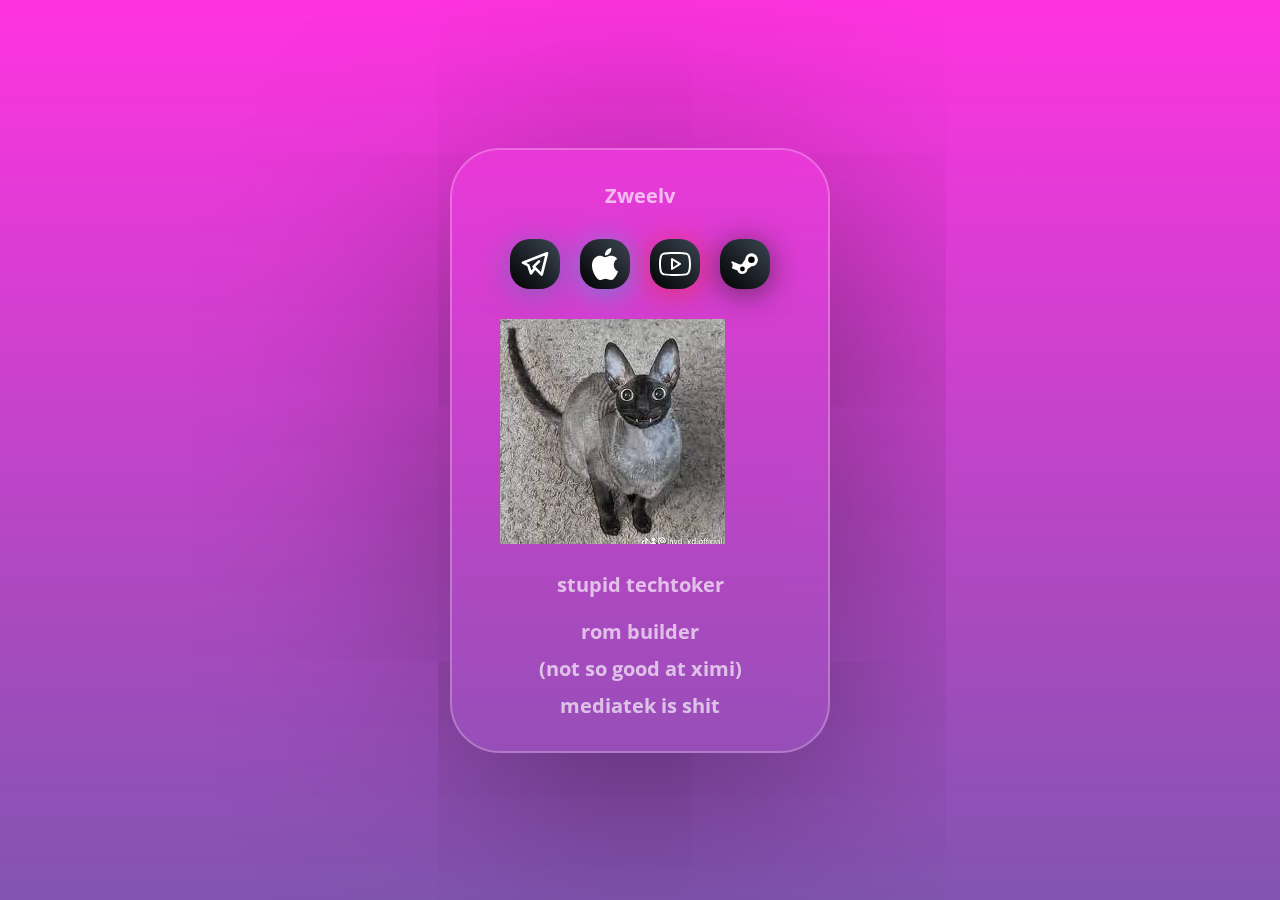
<file: index.html>
<!DOCTYPE html>
<html lang="en">
<head>
    <meta charset="UTF-8">
    <meta http-equiv="X-UA-Compatible" content="IE=edge">
    <meta name="viewport" content="width=device-width, initial-scale=1.0">
    <title>Zweelv</title>
    <link rel="stylesheet" href="index/style.css">
    <link rel="stylesheet" href="index/reset.css">
</head>
<body>

    <div class="profile-card">
        <div class="text-before-profile__desc">
            <h1>Zweelv</h1>
        </div>
       <div class="profile-card__social">
            <a href="tg://resolve?domain=Zweelv" class="telegram">
                <svg xmlns="http://www.w3.org/2000/svg" class="icon icon-tabler icon-tabler-brand-telegram" width="32" height="64" viewBox="0 0 24 24" stroke-width="2" stroke="currentColor" fill="none" stroke-linecap="round" stroke-linejoin="round">
                    <path stroke="none" d="M0 0h24v24H0z" fill="none"></path>
                    <path d="M15 10l-4 4l6 6l4 -16l-18 7l4 2l2 6l3 -4"></path>
                 </svg>
            </a>

            <a href="https://zweelv.online/ipon" class="apple">
                <svg xmlns="http://www.w3.org/2000/svg" xmlns:xlink="http://www.w3.org/1999/xlink" fill="#ffffff" height="64px" width="32px" version="1.1" id="Capa_1" viewBox="0 0 22.773 22.773" xml:space="preserve">
<g>
	<g>
		<path d="M15.769,0c0.053,0,0.106,0,0.162,0c0.13,1.606-0.483,2.806-1.228,3.675c-0.731,0.863-1.732,1.7-3.351,1.573    c-0.108-1.583,0.506-2.694,1.25-3.561C13.292,0.879,14.557,0.16,15.769,0z"></path>
		<path d="M20.67,16.716c0,0.016,0,0.03,0,0.045c-0.455,1.378-1.104,2.559-1.896,3.655c-0.723,0.995-1.609,2.334-3.191,2.334    c-1.367,0-2.275-0.879-3.676-0.903c-1.482-0.024-2.297,0.735-3.652,0.926c-0.155,0-0.31,0-0.462,0    c-0.995-0.144-1.798-0.932-2.383-1.642c-1.725-2.098-3.058-4.808-3.306-8.276c0-0.34,0-0.679,0-1.019    c0.105-2.482,1.311-4.5,2.914-5.478c0.846-0.52,2.009-0.963,3.304-0.765c0.555,0.086,1.122,0.276,1.619,0.464    c0.471,0.181,1.06,0.502,1.618,0.485c0.378-0.011,0.754-0.208,1.135-0.347c1.116-0.403,2.21-0.865,3.652-0.648    c1.733,0.262,2.963,1.032,3.723,2.22c-1.466,0.933-2.625,2.339-2.427,4.74C17.818,14.688,19.086,15.964,20.67,16.716z"></path>
                </g></g></svg>
            </a>

            <a href="https://www.youtube.com/channel/UCKmNf8OZSabdG3g2GxVVhIA" class="youtube">
                <svg fill="#FFFFFF" width="32px" height="64px" viewBox="0 -4 32 32" xmlns="http://www.w3.org/2000/svg" preserveAspectRatio="xMidYMid">
                    <path d="M30.722,20.579 C30.137,21.894 28.628,23.085 27.211,23.348 C27.066,23.375 23.603,24.000 16.010,24.000 L15.990,24.000 C8.398,24.000 4.932,23.375 4.788,23.349 C3.371,23.085 1.861,21.894 1.275,20.578 C1.223,20.461 0.001,17.647 0.001,12.000 C0.001,6.353 1.223,3.538 1.275,3.421 C1.861,2.105 3.371,0.915 4.788,0.652 C4.932,0.625 8.398,-0.000 15.990,-0.000 C23.603,-0.000 27.066,0.625 27.210,0.651 C28.628,0.915 30.137,2.105 30.723,3.420 C30.775,3.538 32.000,6.353 32.000,12.000 C32.000,17.647 30.775,20.461 30.722,20.579 ZM28.893,4.230 C28.581,3.529 27.603,2.759 26.845,2.618 C26.813,2.612 23.386,2.000 16.010,2.000 C8.615,2.000 5.185,2.612 5.152,2.618 C4.394,2.759 3.417,3.529 3.104,4.234 C3.094,4.255 2.002,6.829 2.002,12.000 C2.002,17.170 3.094,19.744 3.106,19.770 C3.417,20.471 4.394,21.241 5.153,21.382 C5.185,21.388 8.615,22.000 15.990,22.000 L16.010,22.000 C23.386,22.000 26.813,21.388 26.846,21.382 C27.604,21.241 28.581,20.471 28.894,19.766 C28.904,19.744 29.998,17.170 29.998,12.000 C29.998,6.830 28.904,4.255 28.893,4.230 ZM13.541,17.846 C13.379,17.949 13.193,18.000 13.008,18.000 C12.842,18.000 12.676,17.959 12.525,17.875 C12.206,17.699 12.008,17.364 12.008,17.000 L12.008,7.000 C12.008,6.637 12.204,6.303 12.521,6.127 C12.838,5.950 13.227,5.958 13.534,6.149 L21.553,11.105 C21.846,11.286 22.026,11.606 22.027,11.951 C22.028,12.296 21.852,12.618 21.560,12.801 L13.541,17.846 ZM14.009,8.794 L14.009,15.189 L19.137,11.963 L14.009,8.794 Z"/>
                </svg>
            </a>

            <a href="https://steamcommunity.com/id/zwlv" class="steam">
                <svg width="32px" height="64x" viewBox="0 0 192 192" xmlns="http://www.w3.org/2000/svg" xml:space="preserve" fill="none">

                    <g style="fill:#FFFFFF;stroke:#FFFFFF;stroke-width:6.09958;stroke-linecap:round;stroke-linejoin:round;stroke-dasharray:none;stroke-opacity:1" transform="matrix(1.9641 0 0 1.96342 19.541 5.281)">

                    <path fill="#FFFFFF" d="m.154 41.29 23.71 9.803a12.444 12.444 0 0 1 7.745-2.158l10.544-15.283-.001-.216c0-9.199 7.483-16.683 16.683-16.683 9.199 0 16.682 7.484 16.682 16.683S68.034 50.12 58.835 50.12c-.127 0-.253-.003-.379-.006l-15.038 10.73c.008.195.015.394.015.592 0 6.906-5.617 12.522-12.522 12.522-6.061 0-11.129-4.326-12.277-10.055l-16.956-7.01" style="display:inline;fill:#FFFFFF;stroke:#FFFFFF;stroke-width:6.09958;stroke-linecap:round;stroke-linejoin:round;stroke-dasharray:none;stroke-opacity:1"/>

                    <ellipse cx="58.576" cy="33.435" rx="9.916" ry="9.922" style="fill:#000000;fill-opacity:1;stroke:none;stroke-width:6.09958;stroke-linecap:round;stroke-linejoin:round;stroke-miterlimit:5;stroke-dasharray:none;stroke-opacity:1" stroke="none"/>

                    <ellipse cx="31.079" cy="61.436" rx="7.437" ry="7.441" style="fill:#000000;fill-opacity:1;stroke:none;stroke-width:6.09958;stroke-linecap:round;stroke-linejoin:round;stroke-miterlimit:5;stroke-dasharray:none;stroke-opacity:1" stroke="none"/>

                    </g>

                </svg>
            </a>
			
        </div>     
        
        <a href="https://zweelv.online/Gaems"><img src="[data-uri]" alt="Не жми сюда" border="0" /></a>
        <div class="text-before-profile__desc">
            <h1>stupid techtoker<h1>
            <h1>rom builder</h1>
            <h1>(not so good at ximi)</h1>
            <h1>mediatek is shit</h1>
        </div>
    </div>


</body>
</html>
</file>
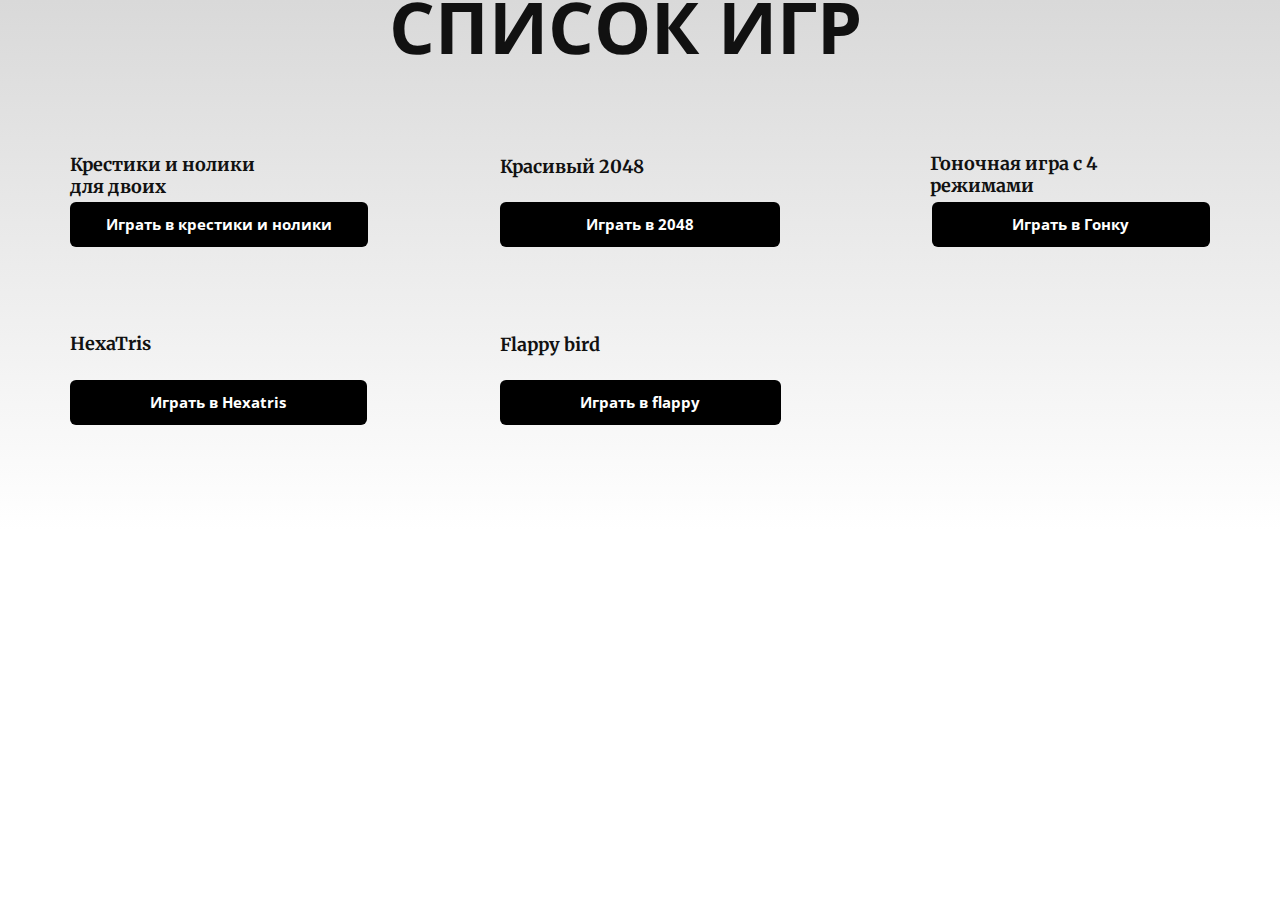
<file: Gaems/index.html>
<!DOCTYPE html>
<html style="font-size: 16px;" lang="ru"><head>
    <meta name="viewport" content="width=device-width, initial-scale=1.0">
    <meta charset="utf-8">
    <meta name="keywords" content="СПИСОК ИГР">
    <meta name="description" content="">
    <title>СПИСОК ИГР</title>
    <link rel="stylesheet" href="index2.css" media="screen">
<link rel="stylesheet" href="index.css" media="screen">
    <link id="u-theme-google-font" rel="stylesheet" href="https://fonts.googleapis.com/css?family=Roboto:100,100i,300,300i,400,400i,500,500i,700,700i,900,900i|Open+Sans:300,300i,400,400i,500,500i,600,600i,700,700i,800,800i">
    <link id="u-page-google-font" rel="stylesheet" href="https://fonts.googleapis.com/css?family=Merriweather:300,300i,400,400i,700,700i,900,900i">
    
    
    
    <script type="application/ld+json">{
		"@context": "http://schema.org",
		"@type": "Organization",
		"name": ""
}</script>
    <meta name="theme-color" content="#478ac9">
  <meta data-intl-tel-input-cdn-path="intlTelInput/"></head>
  <body data-path-to-root="./" data-include-products="false" class="u-body u-xl-mode" data-lang="ru">
    <section class="u-clearfix u-gradient u-section-1" id="sec-716e">
      <div class="u-clearfix u-sheet u-sheet-1">
        <h1 class="u-custom-font u-text u-text-default u-text-font u-text-1">СПИСОК ИГР</h1>
        <h6 class="u-custom-font u-font-merriweather u-text u-text-2">Гоночная игра с 4 режимами</h6>
        <h6 class="u-custom-font u-font-merriweather u-text u-text-3">Крестики и нолики для двоих</h6>
        <h6 class="u-custom-font u-font-merriweather u-text u-text-default u-text-4">Красивый 2048</h6>
        <a href="https://zweelv.online/Gaems/gonka" class="u-black u-border-none u-btn u-btn-round u-button-style u-hover-grey-75 u-radius u-btn-1" target="_blank">Играть в Гонку</a>
        <a href="https://zweelv.online/Gaems/2048" class="u-black u-border-none u-btn u-btn-round u-button-style u-hover-grey-75 u-radius u-btn-2" target="_blank">Играть в 2048</a>
        <a href="https://zweelv.online/Gaems/tictac" class="u-black u-border-none u-btn u-btn-round u-button-style u-hover-grey-75 u-radius u-btn-3" target="_blank">Играть в крестики и нолики</a>
        <h6 class="u-custom-font u-font-merriweather u-text u-text-default u-text-5">HexaTris</h6>
        <h6 class="u-custom-font u-font-merriweather u-text u-text-default u-text-6">Flappy bird</h6>
        <a href="https://zweelv.online/Gaems/flappy" class="u-black u-border-none u-btn u-btn-round u-button-style u-hover-grey-75 u-radius u-btn-4" target="_blank">Играть в flappy</a>
        <a href="https://zweelv.online/Gaems/hexatris" class="u-black u-border-none u-btn u-btn-round u-button-style u-hover-grey-75 u-radius u-btn-5" target="_blank">Играть в Hexatris</a>
      </div>
    </section>
  
</body></html>
</file>
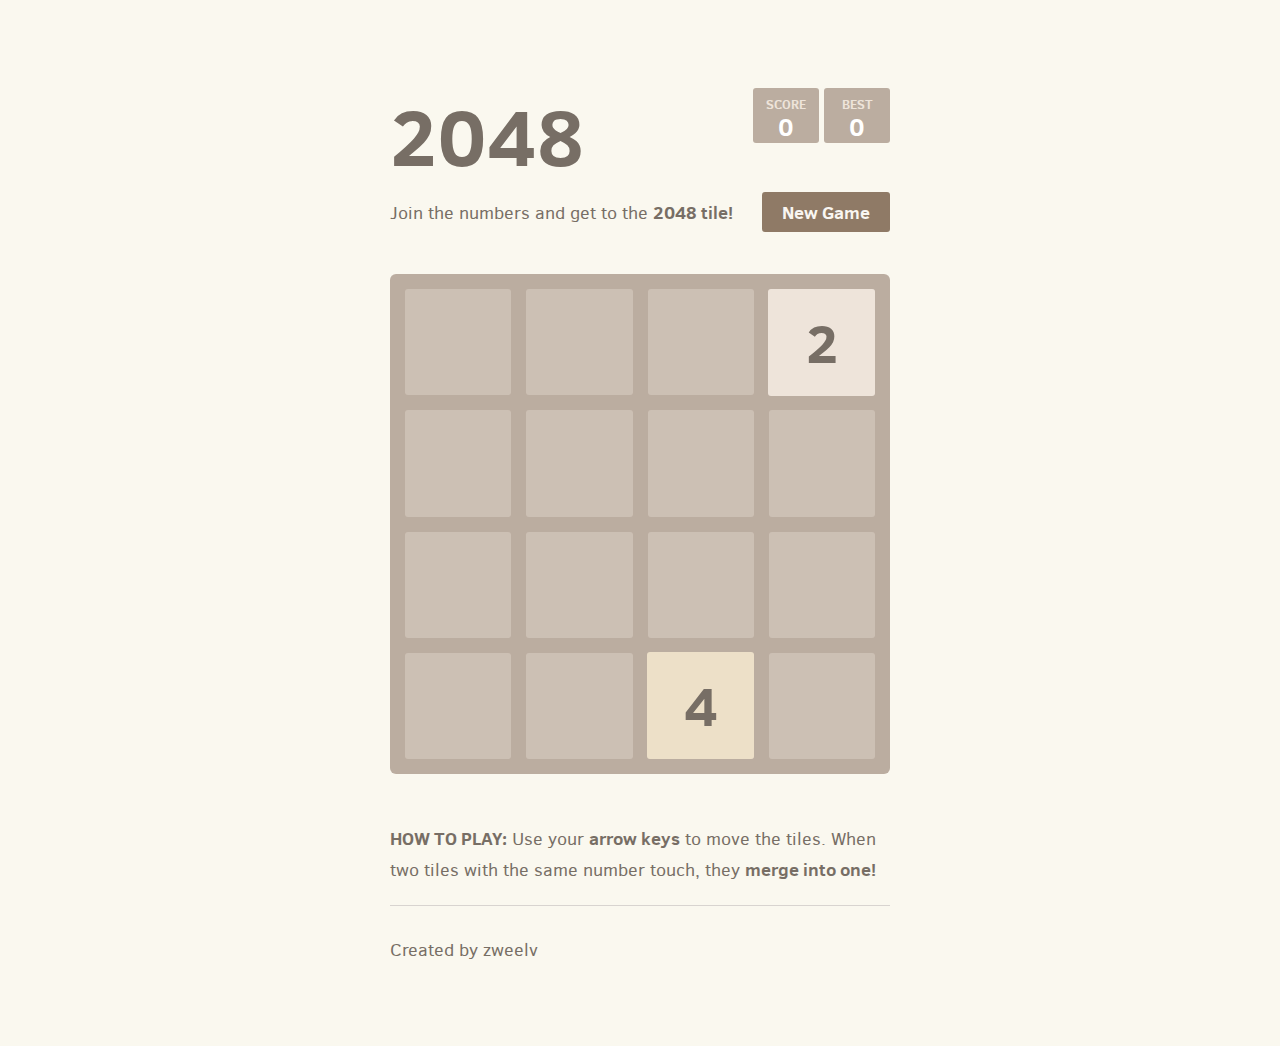
<file: Gaems/2048/index.html>
<!DOCTYPE html>
<html>
<head>
  <meta charset="utf-8">
  <title>2048</title>

  <link href="style/main.css" rel="stylesheet" type="text/css">
  <link rel="shortcut icon" href="favicon.ico">
  <link rel="apple-touch-icon" href="meta/apple-touch-icon.png">
  <link rel="apple-touch-startup-image" href="meta/apple-touch-startup-image-640x1096.png" media="(device-width: 320px) and (device-height: 568px) and (-webkit-device-pixel-ratio: 2)"> <!-- iPhone 5+ -->
  <link rel="apple-touch-startup-image" href="meta/apple-touch-startup-image-640x920.png"  media="(device-width: 320px) and (device-height: 480px) and (-webkit-device-pixel-ratio: 2)"> <!-- iPhone, retina -->
</head>
<body>
  <div class="container">
    <div class="heading">
      <h1 class="title">2048</h1>
      <div class="scores-container">
        <div class="score-container">0</div>
        <div class="best-container">0</div>
      </div>
    </div>

    <div class="above-game">
      <p class="game-intro">Join the numbers and get to the <strong>2048 tile!</strong></p>
      <a class="restart-button">New Game</a>
    </div>

    <div class="game-container">
      <div class="game-message">
        <p></p>
        <div class="lower">
	        <a class="keep-playing-button">Keep going</a>
          <a class="retry-button">Try again</a>
        </div>
      </div>

      <div class="grid-container">
        <div class="grid-row">
          <div class="grid-cell"></div>
          <div class="grid-cell"></div>
          <div class="grid-cell"></div>
          <div class="grid-cell"></div>
        </div>
        <div class="grid-row">
          <div class="grid-cell"></div>
          <div class="grid-cell"></div>
          <div class="grid-cell"></div>
          <div class="grid-cell"></div>
        </div>
        <div class="grid-row">
          <div class="grid-cell"></div>
          <div class="grid-cell"></div>
          <div class="grid-cell"></div>
          <div class="grid-cell"></div>
        </div>
        <div class="grid-row">
          <div class="grid-cell"></div>
          <div class="grid-cell"></div>
          <div class="grid-cell"></div>
          <div class="grid-cell"></div>
        </div>
      </div>

      <div class="tile-container">

      </div>
    </div>

    <p class="game-explanation">
      <strong class="important">How to play:</strong> Use your <strong>arrow keys</strong> to move the tiles. When two tiles with the same number touch, they <strong>merge into one!</strong>
    </p>
    <hr>
    <p>
    Created by zweelv
    </p>
  </div>

  <script src="js/bind_polyfill.js"></script>
  <script src="js/classlist_polyfill.js"></script>
  <script src="js/animframe_polyfill.js"></script>
  <script src="js/keyboard_input_manager.js"></script>
  <script src="js/html_actuator.js"></script>
  <script src="js/grid.js"></script>
  <script src="js/tile.js"></script>
  <script src="js/local_storage_manager.js"></script>
  <script src="js/game_manager.js"></script>
  <script src="js/application.js"></script>
</body>
</html>
</file>
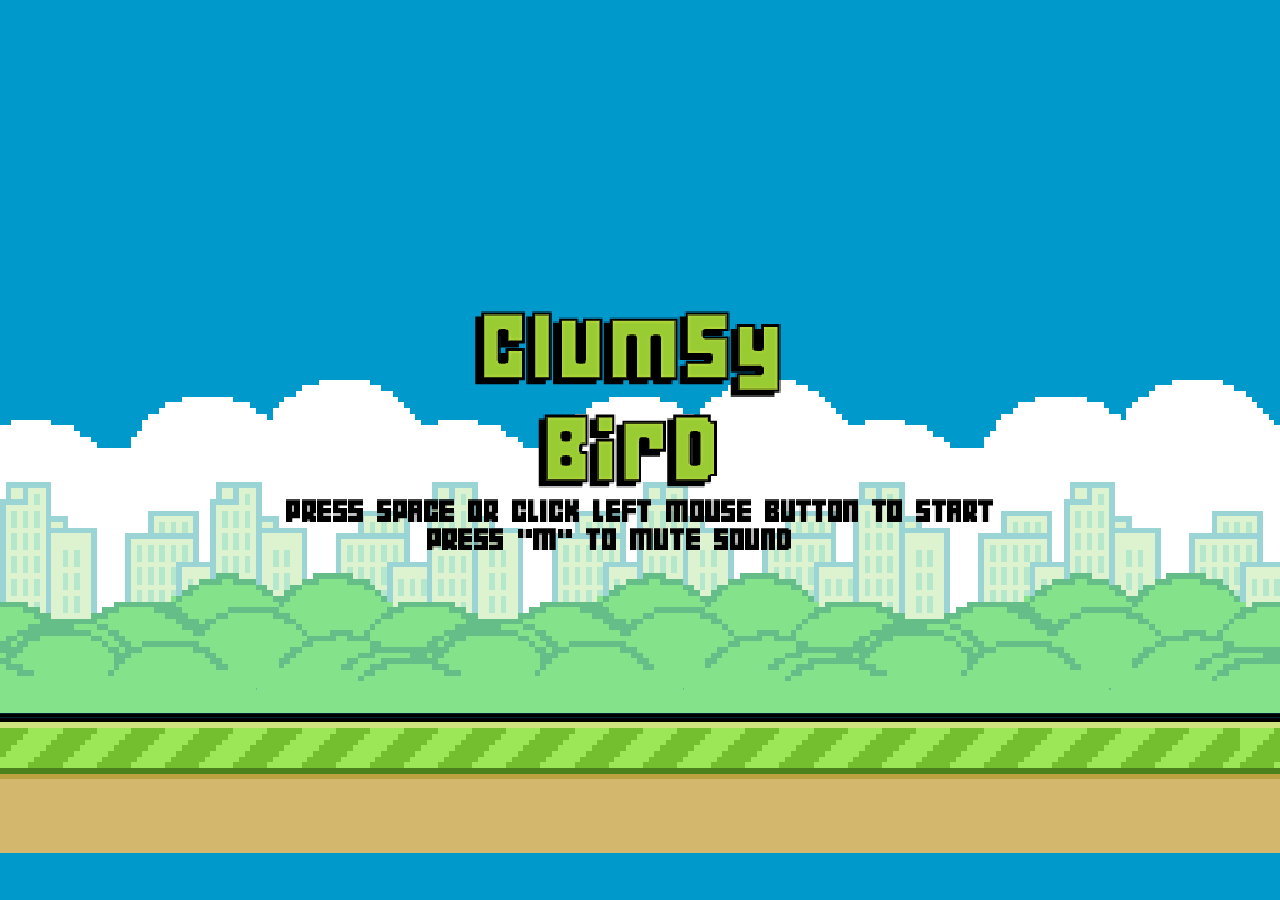
<file: Gaems/flappy/index.html>
<!DOCTYPE HTML>
<html lang="en">
    <head>
        <title>Clumsy Bird</title>
        <link rel="apple-touch-icon-precomposed" href="data/img/touch-icon-iphone.png"/>
        <link rel="apple-touch-icon-precomposed" sizes="120x120" href="data/img/touch-icon-iphone-retina.png"/>
        <link rel="shortcut icon" href="data/img/favicon.ico">
        <link rel="stylesheet" type="text/css" media="screen" href="index.css">
        <meta id="viewport" name="viewport" content="width=device-width, initial-scale=1, maximum-scale=1, user-scalable=no">
        <meta name="apple-mobile-web-app-capable" content="yes">
        <meta name="apple-mobile-web-app-status-bar-style" content="black">
        <meta name="apple-mobile-web-app-title" content="Clumsy Bird">
        <meta charset="UTF-8" />
        <meta name="description" content="Clumsy Bird - A Flappy Bird clone using MelonJS"/>
        <meta name="keywords" content="flappybird, flappy, bird, game, html5, melonjs,clone"/>
        <meta name="robots" content="index, follow">
        <meta name="google-site-verification" content="RDZI9SqVaffd48uHfZMv67-YdvviOMe2HuULEYqVgd4" />
        <meta property="og:image" content="http://ellisonleao.github.io/clumsy-bird/data/img/bg.png" />
        <meta property="og:title" content="Clumsy Bird - A Flappy Bird clone using MelonJS"/>
        <meta property="og:url" content="http://ellisonleao.github.io/clumsy-bird/"/>
        <meta property="og:site_name" content="Clumsy Bird - MelonJS"/>

        <!-- Twitter Card -->
        <meta name="twitter:hashtag" content="clumsybird" />
        <meta name="twitter:card" content="summary" />
        <meta name="twitter:site" content="@ellisonleao" />
        <meta name="twitter:creator" content="@ellisonleao" />
        <meta name="twitter:title" content="Clumsy Bird" />
        <meta name="twitter:description" content="A Flappy Bird melonJS clone" />

        <!-- Humans -->
        <link rel="author" href="humans.txt" />
    </head>

    <body>
        <!-- Canvas placeholder -->
        <div id="screen"></div>

        <!-- melonJS Library -->
        <script type="text/javascript" src="js/melonJS-min.js" ></script>
        <script type="text/javascript" src="build/clumsy-min.js" ></script>
        <script type="text/javascript">
            window.onReady(function onReady() {
                game.onload();
            });
        </script>

    </body>
</html>
</file>
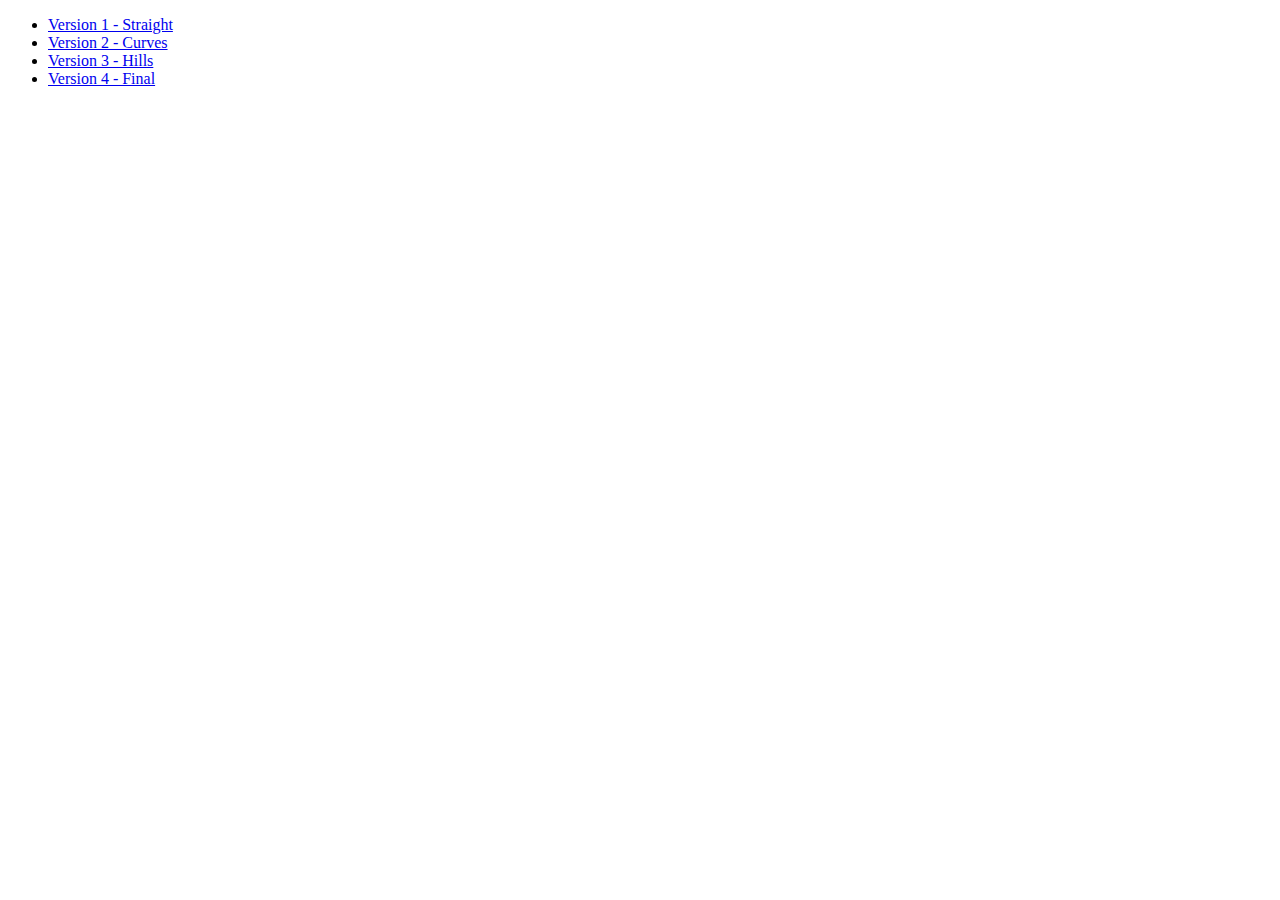
<file: Gaems/gonka/index.html>
<!DOCTYPE html> 
<html>
<head>
  <title>Javascript Racer</title>
  <meta http-equiv="Content-Type" content="text/html; charset=utf-8"/>
</head> 

<body> 

  <ul>
    <li><a href='v1.straight.html'>Version 1 - Straight</a></li>
    <li><a href='v2.curves.html'>Version 2 - Curves</a></li>
    <li><a href='v3.hills.html'>Version 3 - Hills</a></li>
    <li><a href='v4.final.html'>Version 4 - Final</a></li>
  </ul>

</body> 
</html>
</file>
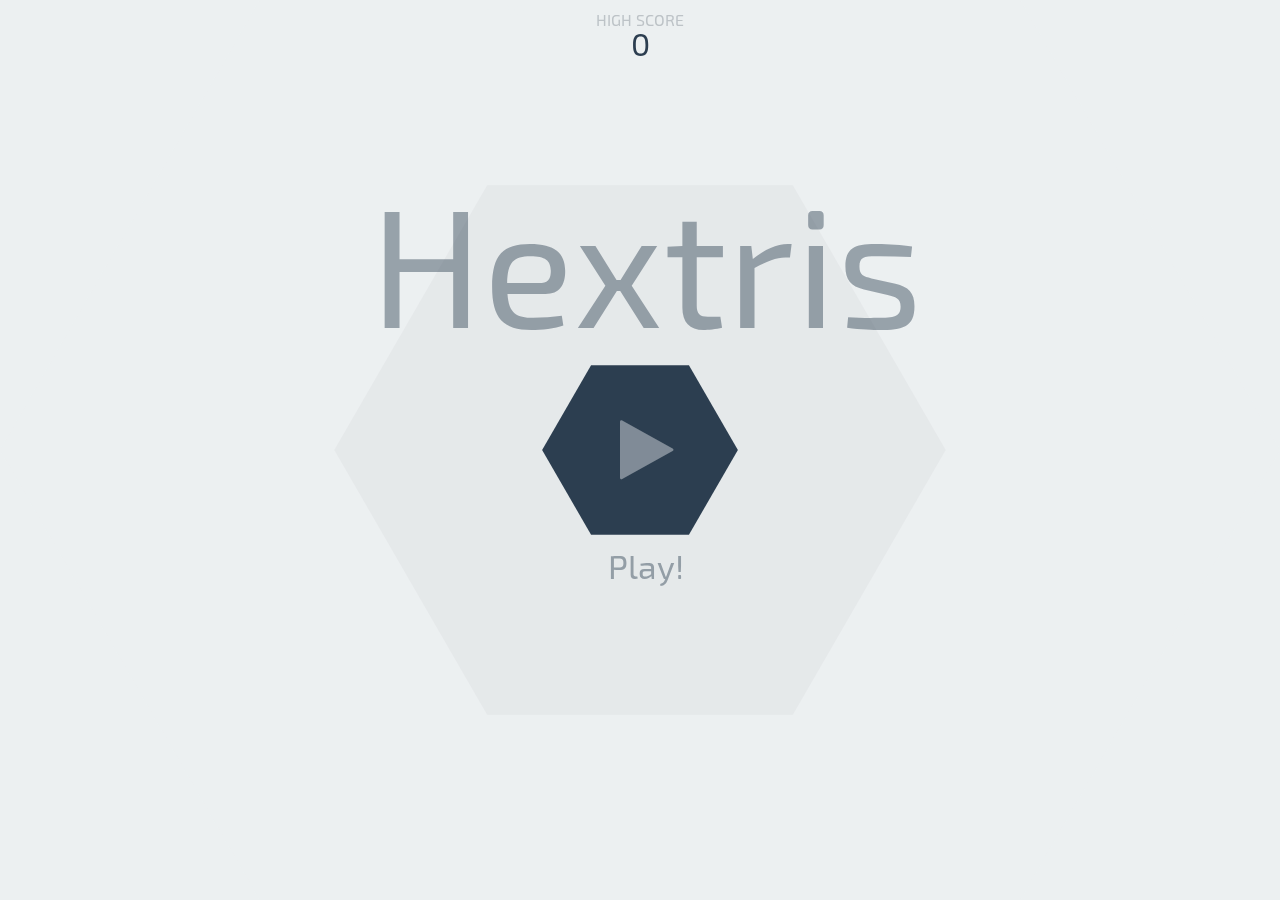
<file: Gaems/hexatris/index.html>
<!DOCTYPE html>
<html lang='en'>
	<head>
		<title>Hextris</title>
		<meta name="description" content="An addictive puzzle game inspired by Tetris.">
		<link rel="manifest" href="manifest.webmanifest">
		<link rel="apple-touch-icon" sizes="120x120" href="images/icons/apple-touch-120.png">
		<link rel="apple-touch-icon" sizes="152x152" href="images/icons/apple-touch-152.png">
		<link rel="apple-touch-icon" sizes="167x167" href="images/icons/apple-touch-167.png">
		<link rel="apple-touch-icon" sizes="180x180" href="images/icons/apple-touch-180.png">
		<link rel="apple-touch-icon" sizes="512x512" href="images/icons/apple-touch-512.png">
		<link rel="icon" type="image/png" href="favicon.ico">
		<link href='http://fonts.googleapis.com/css?family=Exo+2' rel='stylesheet' type='text/css'>
		<link rel="stylesheet" href="style/fa/css/font-awesome.min.css">
		<link rel="stylesheet" type="text/css" href="style/style.css">
		<script type='text/javascript' src="vendor/hammer.min.js"></script>
		<script type='text/javascript' src="vendor/js.cookie.js"></script>
		<script type='text/javascript' src="vendor/jsonfn.min.js"></script>
		<script type='text/javascript' src="vendor/keypress.min.js"></script>
		<script type='text/javascript' src="vendor/jquery.js"></script>
		<script type='text/javascript' src="js/save-state.js"></script>
		<script type='text/javascript' src="js/view.js"></script>
		<script type='text/javascript' src="js/wavegen.js"></script>
		<script type='text/javascript' src="js/math.js"></script>
		<script type='text/javascript' src="js/Block.js"></script>
		<script type='text/javascript' src="js/Hex.js"></script>
		<script type='text/javascript' src="js/Text.js"></script>
		<script type='text/javascript' src="js/comboTimer.js"></script>
		<script type='text/javascript' src="js/checking.js"></script>
		<script type='text/javascript' src='js/update.js'></script>
		<script type='text/javascript' src='js/render.js'></script>
		<script type='text/javascript' src="js/input.js"></script>
		<script type='text/javascript' src="js/main.js"></script>
		<script type='text/javascript' src="js/initialization.js"></script>
		<script src="vendor/sweet-alert.min.js"></script>
		<link rel="stylesheet" href="style/rrssb.css"/>
	</head>
	<body>
		<canvas id="canvas"></canvas>
		<div id="overlay" class="faded overlay"></div>
		<div id='startBtn' ></div>
		<div id="helpScreen" class='unselectable'>
			<div id='inst_main_body'></div>
		</div>
		<div class="faded overlay"></div>
		<img id="pauseBtn" src="./images/btn_pause.svg"/>
		<img id='restartBtn' src="./images/btn_restart.svg"/>
		<div id='HIGHSCORE'>HIGH SCORE</div>
		<div id='highScoreInGameText'>
			<div id='highScoreInGameTextHeader'>HIGH SCORE</div><div id='currentHighScore'>10292</div>
		</div>
		<div id="gameoverscreen">
			<div id='container'>
				<div id='gameOverBox' class='GOTitle'>GAME OVER</div>
				<div id='cScore'>1843</div>
				<div id='highScoresTitle' class='GOTitle'>HIGH SCORES</div>
				<div class='score'><span class='scoreNum'>1.</span> <div id="1place" style="display:inline;">0</div></div>
				<div class='score'><span class='scoreNum'>2.</span> <div id="2place" style="display:inline;">0</div></div>
				<div class='score'><span class='scoreNum'>3.</span> <div id="3place" style="display:inline;">0</div></div>
			</div>
			<div id='bottomContainer'>
				<img id='restart' src='./images/btn_restart.svg' height='57px'>
				<div id='buttonCont'>
					</div>
				</div>
			</div>
		</div>
	</body>
</html>
</file>
<file: index/style.css>
@import url("https://fonts.googleapis.com/css2?family=Open+Sans:wght@300;400;500;600;700&display=swap");
body {
  font: 24px "Open Sans", sans-serif;
  color: white;
  min-height: 100vh;
  padding: 2rem;
  display: flex;
  justify-content: center;
  align-items: center;
  flex-direction: column;
  gap: 20px;
}
body::before {
  content: "";
  position: fixed;
  inset: 0;
  z-index: -1;
  pointer-events: none;
  background: linear-gradient(rgba(255, 0, 217, .8), rgba(88, 27, 150, .75));
  background-size: cover;
}

.profile-card {
  box-shadow: 0 18px 550px -50px black;
  border-radius: 50px;
  width: auto;
  position: relative;
  -webkit-backdrop-filter: blur(15px);
          backdrop-filter: blur(15px);
  border: 2px solid rgba(255, 255, 255, 0.2509803922);
  padding: 2rem 3rem;
  display: flex;
  flex-direction: column;
  gap: 20px;
}

.text-before-profile__desc {
  text-align: center;
  display: flex;
  flex-direction: column;
  gap: 10px;
}

.text-before-profile__desc h1 {
  font-size: 20px;
  font-weight: bold;
  color: rgba(255, 255, 255, 0.6509803922);
}

.text-before-profile__desc h2 {
  font-size: 20px;
  font-weight: bold;
  color: rgba(255, 255, 255, 0.6509803922);
}

.profile-card__social {
  display: flex;
  justify-content: center;
  align-items: flex;
  flex-wrap: wrap;
}

.profile-card__social a {
  display: inline-flex;
  width: 50px;
  height: 50px;
  margin: 10px;
  border-radius: 40%;
  align-items: center;
  justify-content: center;
  color: white;
  position: relative;
  flex-shrink: 0;
  transition: all 0.2s;
}
@media screen and (max-width: 768px) {
  .profile-card__social a {
    width: 50px;
    height: 50px;
    margin: 10px;
  }
}
@media screen and (min-width: 768px) {
  .profile-card__social a:hover {
    transform: scale(1.2) translateY(-9px);
  }
}
.profile-card__social a.telegram {
  background: linear-gradient(45deg, #000000, #3b4652);
  box-shadow: 0 4px 30px rgba(47, 132, 165, 0.5);
}
.profile-card__social a.spotify {
  background: linear-gradient(45deg, #000000, #3b4652);
  box-shadow: 0 4px 30px rgba(76, 201, 3, 0.6);
}
.profile-card__social a.youtube {
  background: linear-gradient(45deg, #000000, #3b4652);
  box-shadow: 0 4px 30px rgba(235, 39, 39, 0.6);
}
.profile-card__social a.apple {
  background: linear-gradient(45deg, #000000, #3b4652);
  box-shadow: 0 4px 30px rgb(113, 127, 206);
}
.profile-card__social a.steam {
  background: linear-gradient(45deg, #000000, #3b4652);
  box-shadow: 0 4px 30px rgba(27, 26, 26, 0.616);
}
.profile-card__social a.github {
  background: linear-gradient(45deg, #000000, #3b4652);
  box-shadow: 0 4px 30px rgba(27, 26, 26, 0.616);
}
</file>
